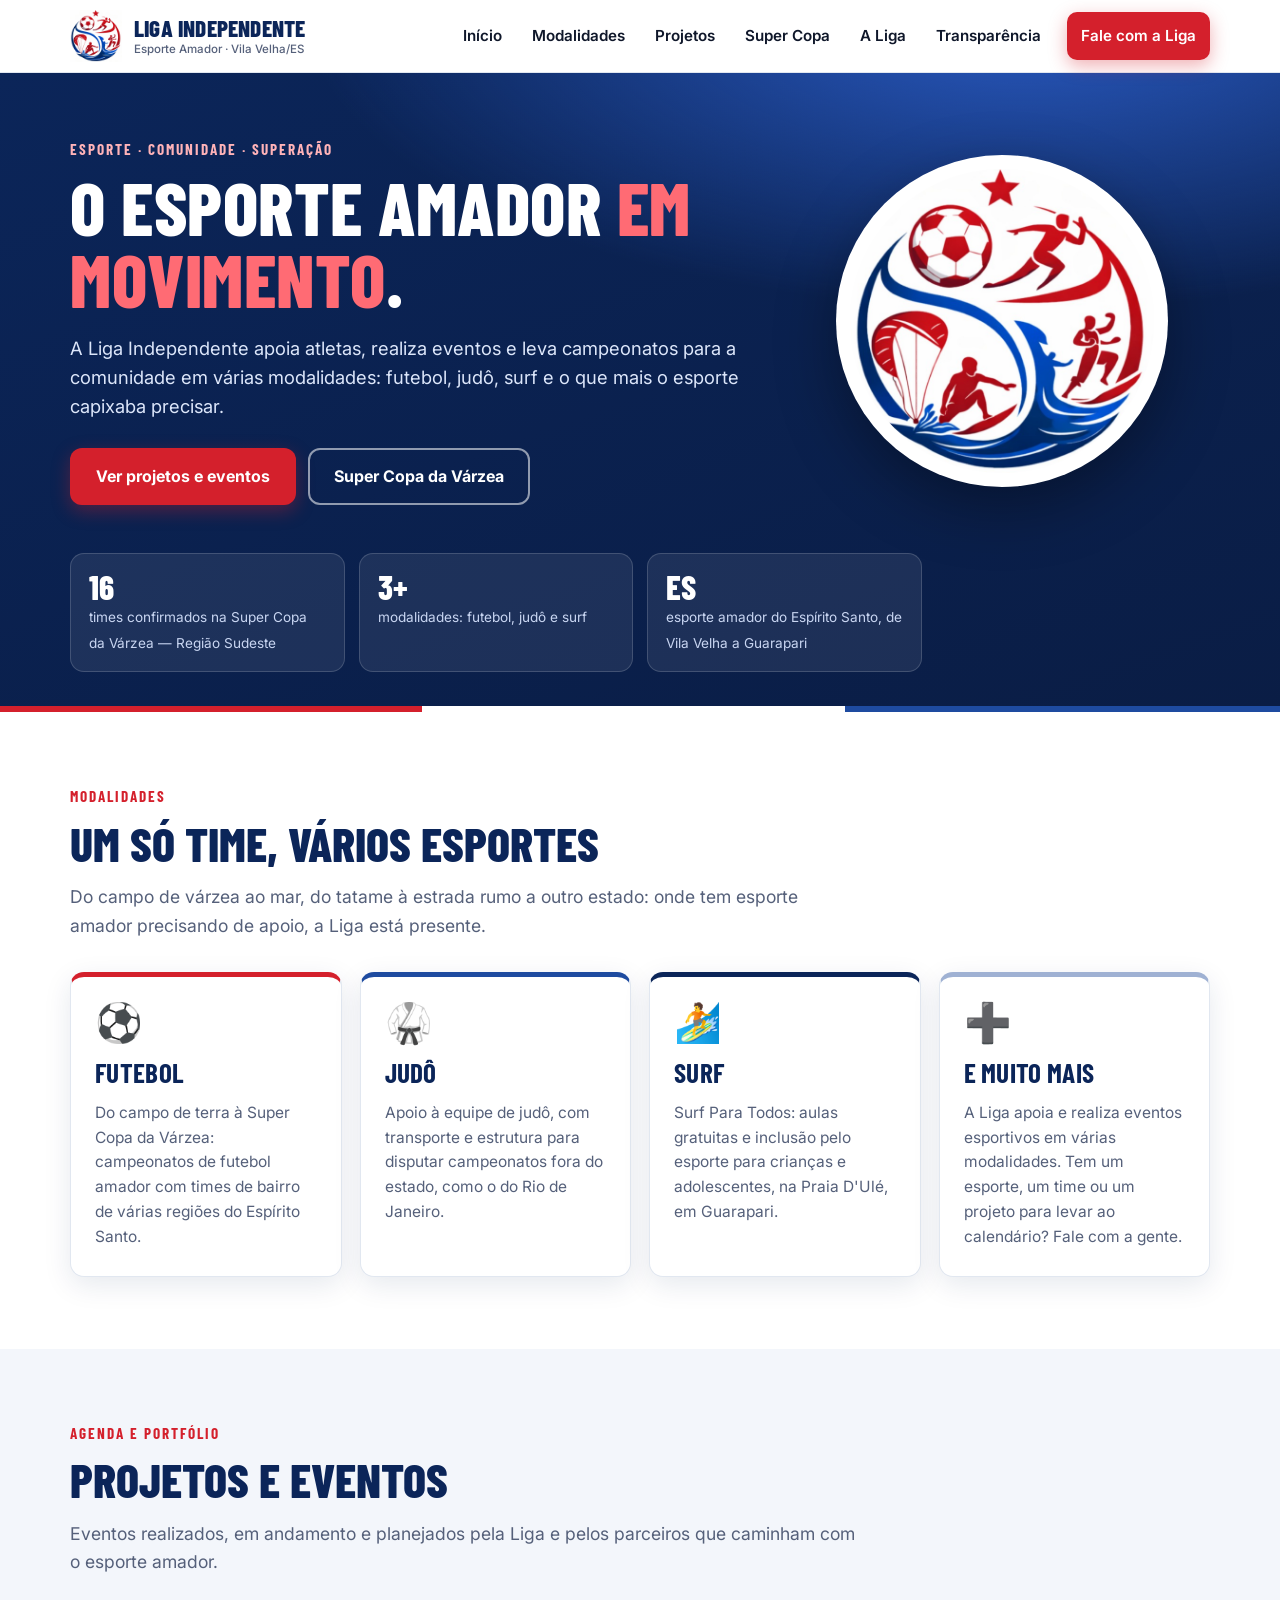
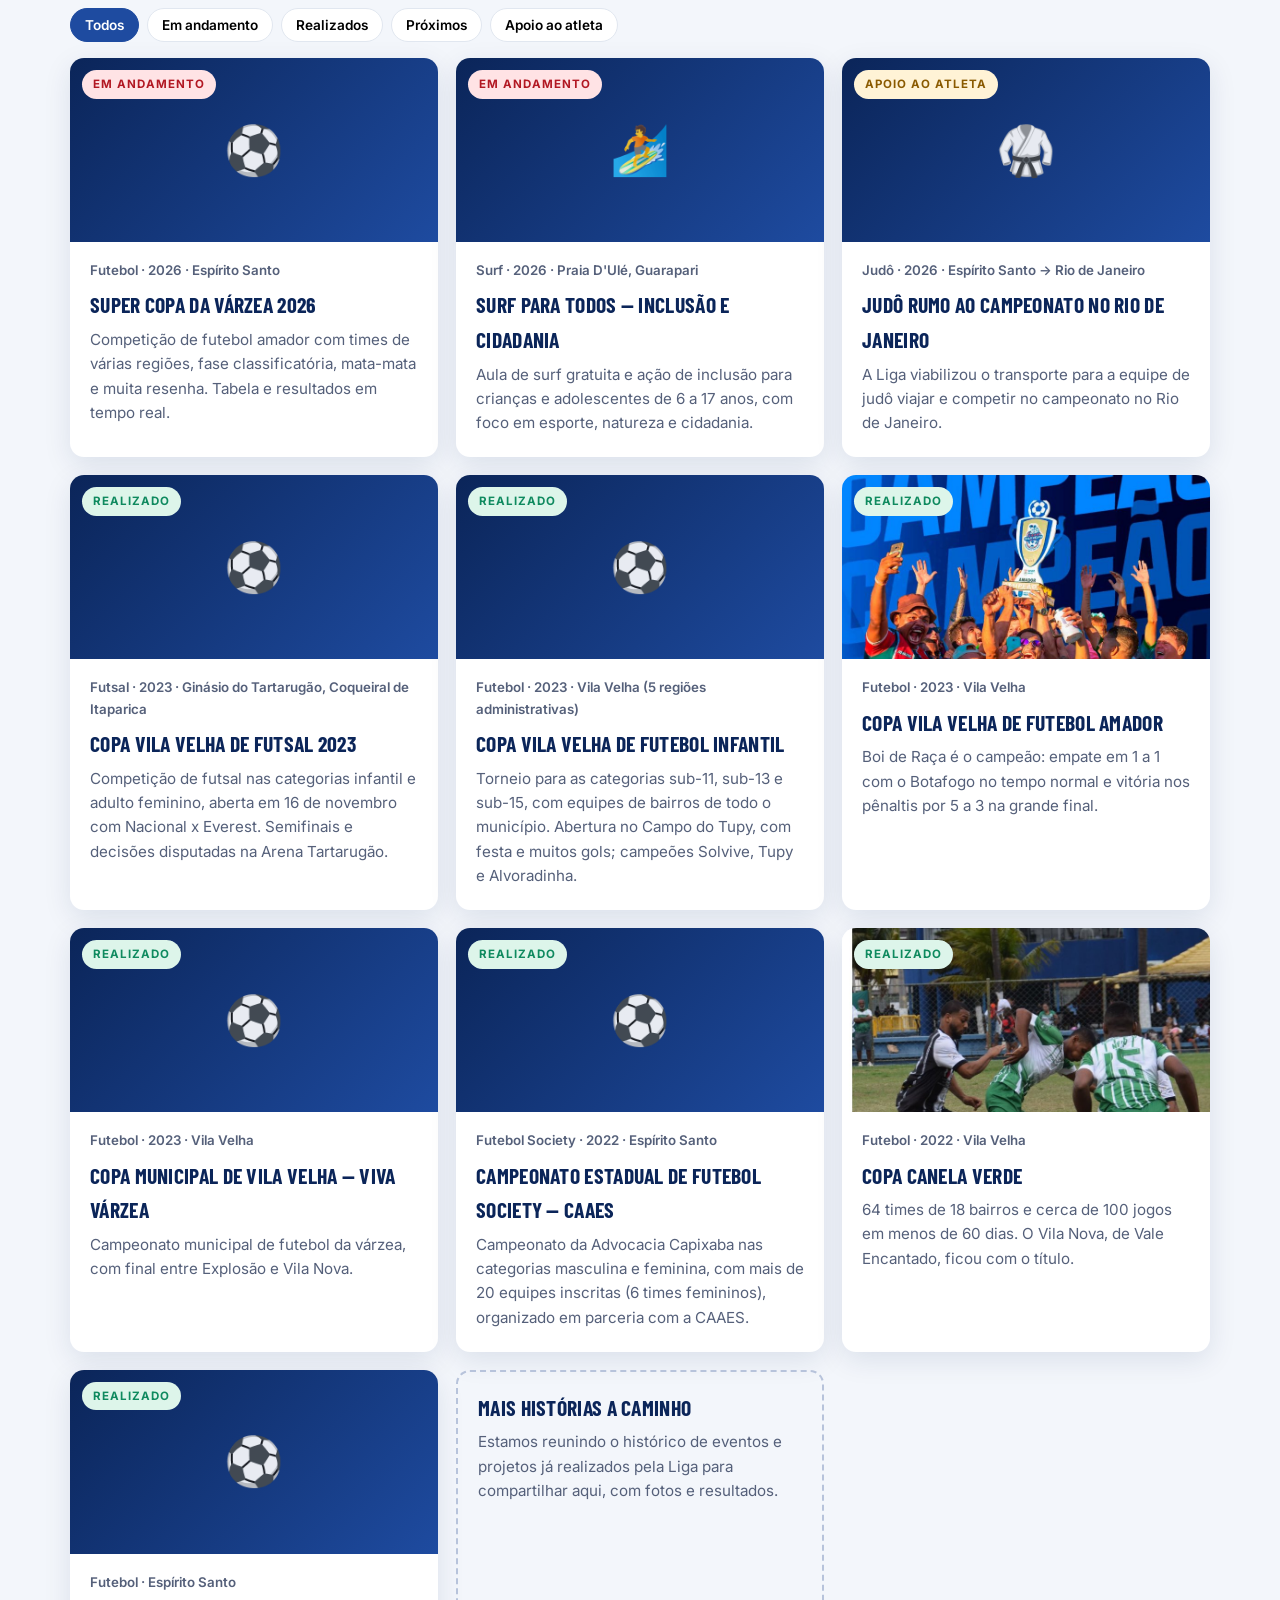
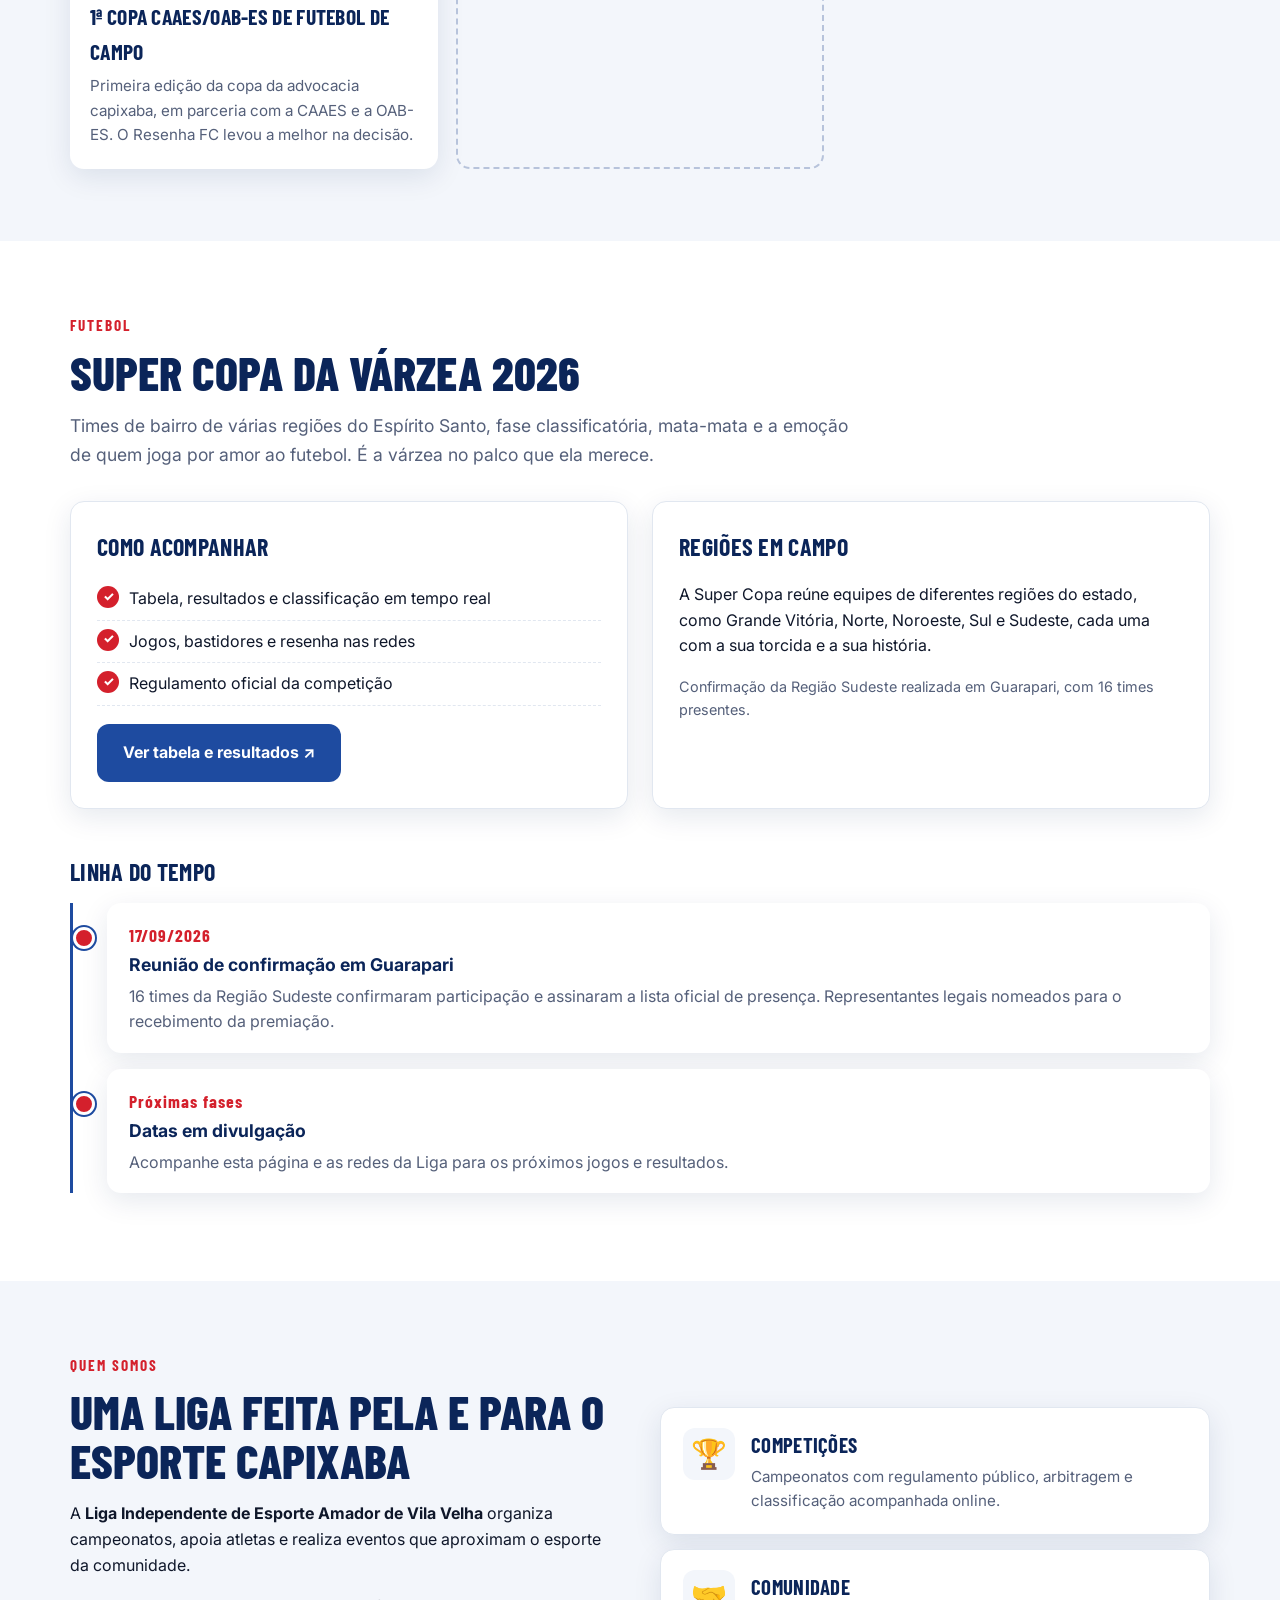
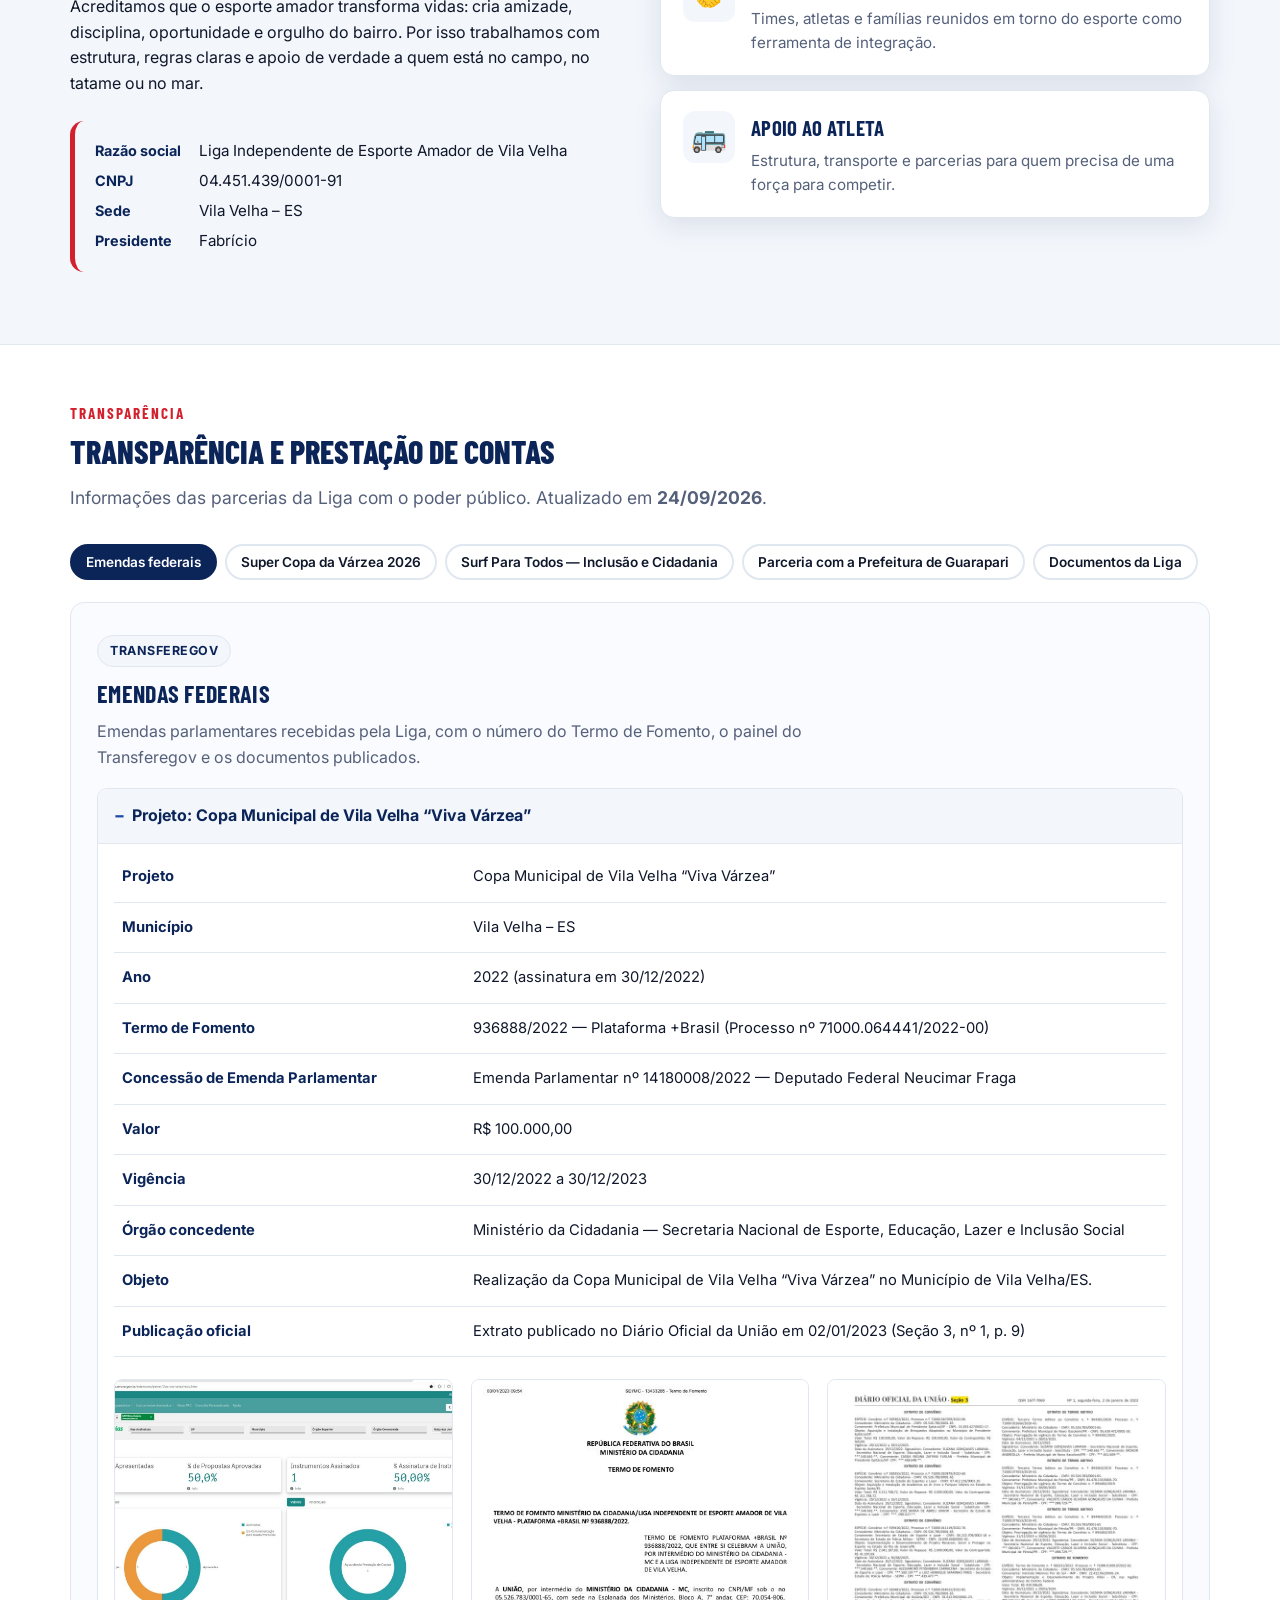
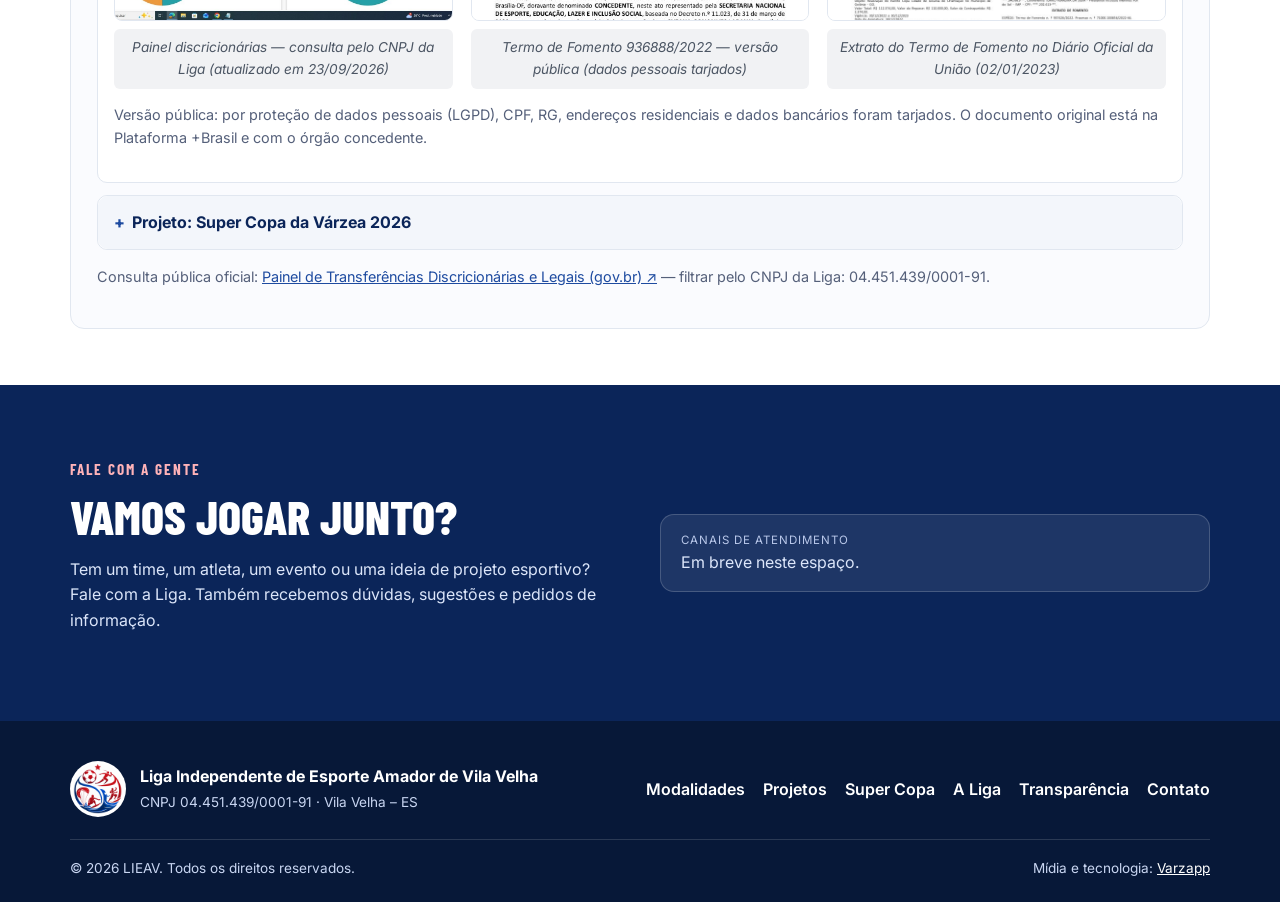
<file: index.html>
<!doctype html>
<html lang="pt-BR">
<head>
<meta charset="utf-8">
<meta name="viewport" content="width=device-width, initial-scale=1">
<title>Liga Independente de Esporte Amador de Vila Velha — Futebol, Judô, Surf e mais</title>
<meta name="description" content="Site oficial da Liga Independente de Esporte Amador de Vila Velha (LIEAV): eventos, campeonatos e projetos esportivos em várias modalidades, como a Super Copa da Várzea, judô e surf.">
<link rel="canonical" href="https://ligav.com.br/">
<meta name="theme-color" content="#0B2559">
<link rel="icon" type="image/png" href="assets/favicon.png">
<link rel="apple-touch-icon" href="assets/apple-touch-icon.png">
<meta property="og:type" content="website">
<meta property="og:locale" content="pt_BR">
<meta property="og:site_name" content="Liga Independente — LIEAV">
<meta property="og:title" content="Liga Independente de Esporte Amador de Vila Velha">
<meta property="og:description" content="Eventos, campeonatos e projetos esportivos em várias modalidades: futebol, judô, surf e mais.">
<meta property="og:url" content="https://ligav.com.br/">
<meta property="og:image" content="https://ligav.com.br/assets/og-image.jpg">
<meta name="twitter:card" content="summary_large_image">
<link rel="preconnect" href="https://fonts.googleapis.com">
<link rel="preconnect" href="https://fonts.gstatic.com" crossorigin>
<link href="https://fonts.googleapis.com/css2?family=Barlow+Condensed:wght@600;700;800&family=Inter:wght@400;500;600;700&display=swap" rel="stylesheet">
<link rel="stylesheet" href="style.css">
<script type="application/ld+json">
{"@context":"https://schema.org","@type":"SportsOrganization","name":"Liga Independente de Esporte Amador de Vila Velha","alternateName":"LIEAV","url":"https://ligav.com.br/","logo":"https://ligav.com.br/assets/logo.png","address":{"@type":"PostalAddress","addressLocality":"Vila Velha","addressRegion":"ES","addressCountry":"BR"},"taxID":"04.451.439/0001-91"}
</script>
</head>
<body>
<a class="skip" href="#conteudo">Ir para o conteúdo</a>

<header class="top" id="top">
  <div class="wrap top__in">
    <a class="brand" href="#inicio" aria-label="Liga Independente — início">
      <img src="assets/logo-256.png" width="52" height="52" alt="Logo da Liga Independente">
      <span class="brand__txt"><strong>Liga Independente</strong><small>Esporte Amador · Vila Velha/ES</small></span>
    </a>
    <button class="burger" aria-label="Abrir menu" aria-expanded="false" aria-controls="menu"><span></span><span></span><span></span></button>
    <nav id="menu" class="menu" aria-label="Principal">
      <a href="#inicio">Início</a>
      <a href="#modalidades">Modalidades</a>
      <a href="#projetos">Projetos</a>
      <a href="#super-copa">Super Copa</a>
      <a href="#liga">A Liga</a>
      <a href="#transparencia">Transparência</a>
      <a class="btn btn--red menu__cta" href="#contato">Fale com a Liga</a>
    </nav>
  </div>
</header>

<main id="conteudo">

<!-- HERO -->
<section class="hero" id="inicio">
  <div class="wrap hero__in">
    <div class="hero__txt">
      <span class="kicker">Esporte · Comunidade · Superação</span>
      <h1>O esporte amador <em>em movimento</em>.</h1>
      <p class="lead">A Liga Independente apoia atletas, realiza eventos e leva campeonatos para a comunidade em várias modalidades: futebol, judô, surf e o que mais o esporte capixaba precisar.</p>
      <div class="hero__cta">
        <a class="btn btn--red" href="#projetos">Ver projetos e eventos</a>
        <a class="btn btn--ghost" href="#super-copa">Super Copa da Várzea</a>
      </div>
    </div>
    <div class="hero__logo"><img src="assets/logo.png" alt="" width="380" height="380"></div>
  </div>
  <div class="wrap">
    <ul class="stats" id="stats" aria-label="Destaques da Liga"></ul>
  </div>
</section>

<!-- MODALIDADES -->
<section class="sec" id="modalidades">
  <div class="wrap">
    <span class="kicker kicker--dark">Modalidades</span>
    <h2>Um só time, vários esportes</h2>
    <p class="sec__lead">Do campo de várzea ao mar, do tatame à estrada rumo a outro estado: onde tem esporte amador precisando de apoio, a Liga está presente.</p>
    <div class="modgrid" id="mod-grid"></div>
  </div>
</section>

<!-- PROJETOS -->
<section class="sec sec--alt" id="projetos">
  <div class="wrap">
    <span class="kicker kicker--dark">Agenda e portfólio</span>
    <h2>Projetos e eventos</h2>
    <p class="sec__lead">Eventos realizados, em andamento e planejados pela Liga e pelos parceiros que caminham com o esporte amador.</p>
    <div class="filters" id="proj-filters" role="group" aria-label="Filtrar projetos"></div>
    <div class="projgrid" id="proj-grid"></div>
  </div>
</section>

<!-- SUPER COPA -->
<section class="sec" id="super-copa">
  <div class="wrap">
    <span class="kicker kicker--dark">Futebol</span>
    <h2>Super Copa da Várzea 2026</h2>
    <p class="sec__lead">Times de bairro de várias regiões do Espírito Santo, fase classificatória, mata-mata e a emoção de quem joga por amor ao futebol. É a várzea no palco que ela merece.</p>

    <div class="grid2 grid2--top">
      <div class="panel">
        <h3>Como acompanhar</h3>
        <ul class="ticks">
          <li>Tabela, resultados e classificação em tempo real</li>
          <li>Jogos, bastidores e resenha nas redes</li>
          <li>Regulamento oficial da competição</li>
        </ul>
        <a class="btn btn--blue" id="btn-tabelas" href="https://varzapp.com" target="_blank" rel="noopener">Ver tabela e resultados ↗</a>
      </div>
      <div class="panel">
        <h3>Regiões em campo</h3>
        <p>A Super Copa reúne equipes de diferentes regiões do estado, como Grande Vitória, Norte, Noroeste, Sul e Sudeste, cada uma com a sua torcida e a sua história.</p>
        <p class="note">Confirmação da Região Sudeste realizada em Guarapari, com 16 times presentes.</p>
      </div>
    </div>

    <h3 class="sub">Linha do tempo</h3>
    <ol class="timeline" id="timeline"></ol>
  </div>
</section>

<!-- A LIGA -->
<section class="sec sec--alt" id="liga">
  <div class="wrap grid2">
    <div>
      <span class="kicker kicker--dark">Quem somos</span>
      <h2>Uma liga feita pela e para o esporte capixaba</h2>
      <p>A <strong>Liga Independente de Esporte Amador de Vila Velha</strong> organiza campeonatos, apoia atletas e realiza eventos que aproximam o esporte da comunidade.</p>
      <p>Acreditamos que o esporte amador transforma vidas: cria amizade, disciplina, oportunidade e orgulho do bairro. Por isso trabalhamos com estrutura, regras claras e apoio de verdade a quem está no campo, no tatame ou no mar.</p>
      <dl class="facts" id="facts"></dl>
    </div>
    <div class="cards3">
      <article class="card"><div class="ico" aria-hidden="true">🏆</div><h3>Competições</h3><p>Campeonatos com regulamento público, arbitragem e classificação acompanhada online.</p></article>
      <article class="card"><div class="ico" aria-hidden="true">🤝</div><h3>Comunidade</h3><p>Times, atletas e famílias reunidos em torno do esporte como ferramenta de integração.</p></article>
      <article class="card"><div class="ico" aria-hidden="true">🚌</div><h3>Apoio ao atleta</h3><p>Estrutura, transporte e parcerias para quem precisa de uma força para competir.</p></article>
    </div>
  </div>
</section>

<!-- TRANSPARÊNCIA (discreta) -->
<section class="sec sec--transp" id="transparencia">
  <div class="wrap">
    <span class="kicker kicker--dark">Transparência</span>
    <h2 class="h2--sm">Transparência e prestação de contas</h2>
    <p class="sec__lead">Informações das parcerias da Liga com o poder público. Atualizado em <strong id="atualizado"></strong>.</p>

    <nav class="tabs tabs--sm" id="pills" role="tablist" aria-label="Escolha a parceria"></nav>
    <div id="parceria" role="tabpanel"></div>
  </div>
</section>

<!-- CONTATO -->
<section class="sec sec--navy" id="contato">
  <div class="wrap grid2">
    <div>
      <span class="kicker">Fale com a gente</span>
      <h2>Vamos jogar junto?</h2>
      <p>Tem um time, um atleta, um evento ou uma ideia de projeto esportivo? Fale com a Liga. Também recebemos dúvidas, sugestões e pedidos de informação.</p>
    </div>
    <div class="contact" id="contact"></div>
  </div>
</section>
</main>

<footer class="foot">
  <div class="wrap foot__in">
    <div class="foot__brand">
      <img src="assets/logo-256.png" width="56" height="56" alt="">
      <div>
        <strong>Liga Independente de Esporte Amador de Vila Velha</strong>
        <span>CNPJ 04.451.439/0001-91 · Vila Velha – ES</span>
      </div>
    </div>
    <div class="foot__links">
      <a href="#modalidades">Modalidades</a><a href="#projetos">Projetos</a><a href="#super-copa">Super Copa</a><a href="#liga">A Liga</a><a href="#transparencia">Transparência</a><a href="#contato">Contato</a>
    </div>
  </div>
  <div class="wrap foot__copy">
    <span>© 2026 LIEAV. Todos os direitos reservados.</span>
    <span>Mídia e tecnologia: <a href="https://varzapp.com" target="_blank" rel="noopener">Varzapp</a></span>
  </div>
</footer>

<script src="data.js"></script>
<script src="app.js"></script>
</body>
</html>
</file>
<file: style.css>
:root{
  --navy:#0B2559; --blue:#1E4BA0; --red:#D4202C; --red-d:#B21823;
  --ink:#0F172A; --muted:#55607A; --bg:#FFFFFF; --alt:#F3F6FB; --line:#E1E7F0;
  --ok:#0F8A5F; --warn:#B45309;
  --r:14px; --shadow:0 8px 28px rgba(11,37,89,.10);
  --f-head:'Barlow Condensed','Arial Narrow',Arial,sans-serif;
  --f-body:'Inter',system-ui,-apple-system,'Segoe UI',Roboto,Arial,sans-serif;
}
*{box-sizing:border-box}
html{scroll-behavior:smooth;scroll-padding-top:84px}
body{margin:0;font-family:var(--f-body);color:var(--ink);background:var(--bg);line-height:1.6;-webkit-font-smoothing:antialiased}
img{max-width:100%;height:auto}
a{color:var(--blue)}
.wrap{width:min(1140px,100% - 32px);margin-inline:auto}
.skip{position:absolute;left:-999px;top:8px;background:var(--navy);color:#fff;padding:8px 14px;border-radius:8px;z-index:100}
.skip:focus{left:8px}

/* header */
.top{position:sticky;top:0;z-index:50;background:rgba(255,255,255,.96);backdrop-filter:blur(8px);border-bottom:1px solid var(--line)}
.top__in{display:flex;align-items:center;justify-content:space-between;gap:16px;min-height:72px}
.brand{display:flex;align-items:center;gap:12px;text-decoration:none;color:var(--ink)}
.brand__txt{display:flex;flex-direction:column;line-height:1.1}
.brand__txt strong{font-family:var(--f-head);font-size:1.45rem;font-weight:800;letter-spacing:.2px;color:var(--navy);text-transform:uppercase}
.brand__txt small{font-size:.72rem;color:var(--muted);font-weight:500;margin-top:2px}
.menu{display:flex;align-items:center;gap:6px}
.menu a{text-decoration:none;color:var(--ink);font-weight:600;font-size:.95rem;padding:10px 12px;border-radius:10px}
.menu a:hover{background:var(--alt);color:var(--blue)}
.menu .menu__cta{margin-left:8px;color:#fff}
.menu .menu__cta:hover{background:var(--red-d);color:#fff}
.burger{display:none;background:none;border:0;padding:10px;cursor:pointer;border-radius:10px}
.burger span{display:block;width:24px;height:3px;background:var(--navy);margin:5px 0;border-radius:2px;transition:.2s}
.burger[aria-expanded=true] span:nth-child(1){transform:translateY(8px) rotate(45deg)}
.burger[aria-expanded=true] span:nth-child(2){opacity:0}
.burger[aria-expanded=true] span:nth-child(3){transform:translateY(-8px) rotate(-45deg)}

/* buttons */
.btn{display:inline-flex;align-items:center;justify-content:center;gap:8px;font-family:var(--f-body);font-weight:700;font-size:1rem;padding:14px 24px;border-radius:12px;border:2px solid transparent;text-decoration:none;cursor:pointer;transition:transform .15s,background .15s,box-shadow .15s}
.btn:hover{transform:translateY(-1px)}
.btn--red{background:var(--red);color:#fff;box-shadow:0 6px 18px rgba(212,32,44,.35)}
.btn--red:hover{background:var(--red-d)}
.btn--blue{background:var(--blue);color:#fff}
.btn--blue:hover{background:var(--navy)}
.btn--ghost{background:transparent;color:#fff;border-color:rgba(255,255,255,.55)}
.btn--ghost:hover{background:rgba(255,255,255,.12)}
.btn--wa{background:#1FA855;color:#fff}

/* hero */
.hero{background:radial-gradient(1200px 500px at 80% -10%,#2A5BC4 0%,transparent 60%),linear-gradient(160deg,var(--navy) 0%,#0A1D45 100%);color:#fff;padding:64px 0 0;position:relative;overflow:hidden}
.hero::after{content:"";position:absolute;left:0;right:0;bottom:0;height:6px;background:linear-gradient(90deg,var(--red),var(--red) 33%,#fff 33%,#fff 66%,var(--blue) 66%)}
.hero__in{display:grid;grid-template-columns:1.25fr .75fr;gap:32px;align-items:center}
.kicker{display:inline-block;font-family:var(--f-head);font-weight:700;letter-spacing:2px;text-transform:uppercase;font-size:.95rem;color:#FFB3B8;margin-bottom:10px}
.kicker--dark{color:var(--red)}
.hero h1{font-family:var(--f-head);font-weight:800;font-size:clamp(2.6rem,6vw,4.6rem);line-height:.98;text-transform:uppercase;margin:0 0 18px;letter-spacing:.5px}
.hero h1 em{font-style:normal;color:#FF6B74}
.lead{font-size:1.15rem;max-width:56ch;color:#DCE6FA;margin:0 0 26px}
.hero__cta{display:flex;flex-wrap:wrap;gap:12px}
.hero__logo{display:flex;justify-content:center}
.hero__logo img{width:min(340px,80%);background:#fff;border-radius:50%;padding:14px;box-shadow:0 20px 60px rgba(0,0,0,.35)}
.stats{list-style:none;display:grid;grid-template-columns:repeat(4,1fr);gap:14px;margin:48px 0 0;padding:0 0 40px}
.stats li{background:rgba(255,255,255,.08);border:1px solid rgba(255,255,255,.16);border-radius:var(--r);padding:16px 18px}
.stats b{display:block;font-family:var(--f-head);font-size:2.1rem;line-height:1;font-weight:800}
.stats span{font-size:.85rem;color:#C9D6F2}

/* sections */
.sec{padding:72px 0}
.sec--alt{background:var(--alt)}
.sec--navy{background:var(--navy);color:#fff}
.sec--navy p{color:#DCE6FA}
h2{font-family:var(--f-head);font-size:clamp(2rem,4.2vw,3rem);line-height:1.02;text-transform:uppercase;font-weight:800;color:var(--navy);margin:0 0 16px}
.sec--navy h2{color:#fff}
h3{font-family:var(--f-head);font-size:1.5rem;text-transform:uppercase;font-weight:700;color:var(--navy);margin:0 0 12px;letter-spacing:.3px}
h4{font-size:.95rem;margin:18px 0 6px;color:var(--navy)}
.sec__lead{font-size:1.1rem;color:var(--muted);max-width:72ch;margin:0 0 32px}
.sub{margin-top:44px}
.grid2{display:grid;grid-template-columns:1fr 1fr;gap:40px;align-items:center}
.grid2--top{align-items:stretch;gap:24px}
.cards3{display:grid;gap:14px}
.card{background:#fff;border:1px solid var(--line);border-radius:var(--r);padding:20px 22px;box-shadow:var(--shadow);display:grid;grid-template-columns:auto 1fr;column-gap:16px}
.card .ico{grid-row:span 2;font-size:1.8rem;width:52px;height:52px;border-radius:12px;background:var(--alt);display:grid;place-items:center}
.card h3{margin:0 0 4px;font-size:1.3rem}
.card p{margin:0;color:var(--muted);font-size:.95rem}
.facts{display:grid;grid-template-columns:auto 1fr;gap:6px 18px;margin:24px 0 0;padding:18px 20px;background:var(--alt);border-radius:var(--r);border-left:5px solid var(--red)}
.facts dt{font-weight:700;color:var(--navy);font-size:.9rem}
.facts dd{margin:0;font-size:.95rem}

/* panels & tables */
.panel{background:#fff;border:1px solid var(--line);border-radius:var(--r);padding:26px;box-shadow:var(--shadow)}
.sec--alt .panel{border-color:transparent}
.tbl{width:100%;border-collapse:collapse;margin:6px 0 10px}
.tbl th,.tbl td{padding:11px 8px;border-bottom:1px solid var(--line);text-align:left}
.tbl th{font-size:.78rem;text-transform:uppercase;letter-spacing:1px;color:var(--muted)}
.tbl .r{text-align:right;font-variant-numeric:tabular-nums}
.tbl tfoot td{font-weight:800;color:var(--navy);border-bottom:0}
.note{font-size:.9rem;color:var(--muted)}
.ticks{list-style:none;margin:0 0 18px;padding:0}
.ticks li{position:relative;padding:8px 0 8px 32px;border-bottom:1px dashed var(--line)}
.ticks li::before{content:"✓";position:absolute;left:0;top:8px;width:22px;height:22px;border-radius:50%;background:var(--red);color:#fff;font-size:.8rem;display:grid;place-items:center;font-weight:800}

/* timeline */
.timeline{list-style:none;margin:0;padding:0 0 0 22px;border-left:3px solid var(--blue)}
.timeline li{position:relative;background:#fff;border-radius:var(--r);padding:18px 22px;margin:0 0 16px 12px;box-shadow:var(--shadow)}
.timeline li::before{content:"";position:absolute;left:-12px;margin-left:-22px;top:24px;width:16px;height:16px;border-radius:50%;background:var(--red);border:3px solid #fff;box-shadow:0 0 0 2px var(--blue)}
.timeline time{font-family:var(--f-head);font-weight:700;color:var(--red);font-size:1.1rem;letter-spacing:1px}
.timeline h4{margin:2px 0 4px;font-size:1.1rem}
.timeline p{margin:0;color:var(--muted)}

/* tabs */
.tabs{display:flex;gap:8px;flex-wrap:wrap;margin-bottom:22px}
.tabs button{font:600 .95rem var(--f-body);padding:11px 18px;border-radius:999px;border:2px solid var(--line);background:#fff;color:var(--ink);cursor:pointer}
.tabs button[aria-selected=true]{background:var(--navy);border-color:var(--navy);color:#fff}
.tabs button:hover:not([aria-selected=true]){border-color:var(--blue);color:var(--blue)}
.tabpanel[hidden]{display:none}

/* money */
.money{display:grid;grid-template-columns:repeat(3,1fr);gap:14px;margin-bottom:22px}
.money .m{background:linear-gradient(160deg,var(--navy),#123273);color:#fff;border-radius:var(--r);padding:22px}
.money .m small{display:block;text-transform:uppercase;letter-spacing:1px;font-size:.75rem;color:#B9C8EA;font-weight:600}
.money .m b{font-family:var(--f-head);font-size:2.3rem;line-height:1.1;font-weight:800}
.money .m--pend b{font-size:1.4rem;color:#FFD4D7}
.money .bar{height:8px;background:rgba(255,255,255,.18);border-radius:8px;margin-top:10px;overflow:hidden}
.money .bar i{display:block;height:100%;background:#FF6B74;border-radius:8px}
.ficha{display:grid;grid-template-columns:minmax(180px,1fr) 2fr;margin:0}
.ficha dt,.ficha dd{padding:13px 8px;border-bottom:1px solid var(--line);margin:0}
.ficha dt{font-weight:700;color:var(--navy);font-size:.92rem}
.pend{display:inline-block;font-size:.8rem;font-weight:700;background:#FFF3E0;color:var(--warn);padding:3px 10px;border-radius:999px}

/* docs */
.filters{display:flex;flex-wrap:wrap;gap:8px;margin-bottom:16px}
.filters button{font:600 .85rem var(--f-body);padding:8px 14px;border-radius:999px;border:1.5px solid var(--line);background:#fff;cursor:pointer}
.filters button[aria-pressed=true]{background:var(--blue);color:#fff;border-color:var(--blue)}
.docs{list-style:none;margin:0;padding:0;display:grid;gap:10px}
.doc{display:flex;align-items:center;gap:14px;background:#fff;border:1px solid var(--line);border-radius:12px;padding:14px 16px}
.doc__ico{flex:none;width:44px;height:52px;border-radius:8px;background:#FDECEE;color:var(--red);font-weight:800;font-size:.78rem;display:grid;place-items:center;border:1px solid #F7C8CC}
.doc--off .doc__ico{background:var(--alt);color:var(--muted);border-color:var(--line)}
.doc__t{flex:1;min-width:0}
.doc__t strong{display:block;font-size:.98rem;line-height:1.3}
.doc__t small{color:var(--muted)}
.doc a.btn{padding:9px 16px;font-size:.88rem}
.empty{color:var(--muted);padding:20px}

/* contact */
.contact{display:grid;gap:12px}
.contact .ci{background:rgba(255,255,255,.08);border:1px solid rgba(255,255,255,.18);border-radius:var(--r);padding:16px 20px;color:#fff;text-decoration:none;display:block}
.contact .ci small{display:block;color:#B9C8EA;text-transform:uppercase;letter-spacing:1px;font-size:.72rem}
.contact a.ci:hover{background:rgba(255,255,255,.16)}
.contact .soon{color:#DCE6FA}

/* footer */
.foot{background:#071838;color:#C9D6F2;padding:40px 0 22px}
.foot a{color:#fff}
.foot__in{display:flex;flex-wrap:wrap;justify-content:space-between;gap:24px;align-items:center;padding-bottom:22px;border-bottom:1px solid rgba(255,255,255,.14)}
.foot__brand{display:flex;gap:14px;align-items:center}
.foot__brand img{background:#fff;border-radius:50%;padding:3px}
.foot__brand strong{display:block;color:#fff}
.foot__brand span{font-size:.85rem}
.foot__links{display:flex;gap:18px;flex-wrap:wrap}
.foot__links a{text-decoration:none;font-weight:600}
.foot__copy{display:flex;flex-wrap:wrap;justify-content:space-between;gap:8px;padding-top:18px;font-size:.85rem}

/* responsive */
@media (max-width:900px){
  .hero__in,.grid2{grid-template-columns:1fr}
  .hero__logo{order:-1}
  .hero__logo img{width:170px}
  .stats{grid-template-columns:1fr 1fr}
  .money{grid-template-columns:1fr}
  .ficha{grid-template-columns:1fr}
  .ficha dt{border-bottom:0;padding-bottom:0}
  .burger{display:block}
  .menu{position:absolute;left:0;right:0;top:100%;background:#fff;border-bottom:1px solid var(--line);flex-direction:column;align-items:stretch;padding:10px 16px 18px;display:none;box-shadow:var(--shadow)}
  .menu.open{display:flex}
  .menu .menu__cta{margin:8px 0 0;text-align:center}
  .sec{padding:52px 0}
  .brand__txt strong{font-size:1.2rem}
}
@media (max-width:520px){
  .stats b{font-size:1.6rem}
  .brand__txt small{display:none}
  .doc{flex-wrap:wrap}
  .doc a.btn,.doc .pend{margin-left:58px}
  .hero{padding-top:36px}
}
@media (prefers-reduced-motion:reduce){html{scroll-behavior:auto}*{transition:none!important}}
:focus-visible{outline:3px solid #FFB020;outline-offset:2px}
@media print{.top,.hero__cta,.tabs,.burger{display:none}.tabpanel[hidden]{display:block}}

/* projetos */
.projgrid{display:grid;grid-template-columns:repeat(auto-fill,minmax(290px,1fr));gap:18px}
.proj{background:#fff;border-radius:var(--r);box-shadow:var(--shadow);overflow:hidden;display:flex;flex-direction:column}
.proj__img{position:relative;aspect-ratio:16/8;background:linear-gradient(135deg,var(--navy),var(--blue));display:grid;place-items:center;overflow:hidden}
.proj__img img{width:100%;height:100%;object-fit:cover}
.proj__ph{font-size:3rem;opacity:.9}
.badge{position:absolute;left:12px;top:12px;font-size:.72rem;font-weight:700;text-transform:uppercase;letter-spacing:1px;padding:5px 11px;border-radius:999px;background:#fff;color:var(--navy)}
.badge--andamento{background:#FFE3E5;color:var(--red-d)}
.badge--realizado{background:#DDF5EA;color:var(--ok)}
.badge--futuro{background:#E3ECFF;color:var(--blue)}
.proj__body{padding:18px 20px 22px;display:flex;flex-direction:column;gap:6px;flex:1}
.proj__body small{color:var(--muted);font-weight:600}
.proj__body h3{margin:0;font-size:1.35rem}
.proj__body p{margin:0;color:var(--muted);font-size:.95rem}
.proj__btn{margin-top:auto;align-self:flex-start;padding:10px 18px;font-size:.9rem}
.proj--soon{background:transparent;border:2px dashed #B7C3DB;box-shadow:none;justify-content:center}

/* transparência por parceria */
.phead{margin:6px 0 18px}
.ptag{display:inline-block;background:var(--red);color:#fff;font-weight:700;font-size:.78rem;letter-spacing:.5px;text-transform:uppercase;padding:5px 12px;border-radius:999px;margin-bottom:8px}
.phead h3{font-size:2rem;margin:0 0 6px}
.phead p{margin:0;color:var(--muted);max-width:75ch}
.blk{margin-top:18px}
.alertbox{background:#FFF8E6;border:1px solid #F2D58A;color:#6B4A00;border-radius:12px;padding:14px 18px;margin:0 0 6px;font-size:.93rem}
#transparencia .docs .doc{background:#fff}

/* modalidades */
.modgrid{display:grid;grid-template-columns:repeat(auto-fit,minmax(240px,1fr));gap:18px}
.mod{background:#fff;border:1px solid var(--line);border-radius:var(--r);padding:26px 24px;box-shadow:var(--shadow);border-top:5px solid var(--red)}
.mod:nth-child(2){border-top-color:var(--blue)}
.mod:nth-child(3){border-top-color:var(--navy)}
.mod:nth-child(4){border-top-color:#9FB1D3}
.mod__ico{font-size:2.4rem;line-height:1;margin-bottom:10px}
.mod h3{font-size:1.7rem;margin-bottom:6px}
.mod p{margin:0;color:var(--muted);font-size:.97rem}
.badge--apoio{background:#FFF3D6;color:#8A5A00}
.hero .lead{max-width:60ch}

/* transparência discreta */
.sec--transp{background:#fff;border-top:1px solid var(--line);padding:56px 0}
.h2--sm{font-size:clamp(1.5rem,3vw,2rem);color:var(--navy)}
.tabs--sm button{font-size:.85rem;padding:8px 14px}
.panel--flat{box-shadow:none;border:1px solid var(--line);background:#FAFBFE}
.sec--transp .phead h3{font-size:1.5rem}
.sec--transp .ptag{background:var(--alt);color:var(--navy);border:1px solid var(--line)}
.dt{border-top:1px solid var(--line);padding:4px 0}
.dt summary{cursor:pointer;font-weight:700;color:var(--navy);padding:12px 0;list-style:none}
.dt summary::before{content:"▸";display:inline-block;margin-right:8px;transition:transform .15s}
.dt[open] summary::before{transform:rotate(90deg)}
.dt>div{padding:0 0 14px}
ul.plain{margin:6px 0 12px;padding-left:20px}
.ficha dt,.ficha dd{font-size:.92rem}
.menu a{white-space:nowrap}
@media (min-width:901px) and (max-width:1120px){.menu a{padding:10px 8px;font-size:.88rem}.brand__txt small{display:none}}

/* ---- Emendas federais (formato Transferegov) ---- */
.emenda{border:1px solid var(--line);border-radius:10px;background:#fff;margin:0 0 12px}
.emenda>summary{cursor:pointer;font-weight:700;color:var(--navy);padding:14px 16px;list-style:none;background:var(--alt);border-radius:10px}
.emenda[open]>summary{border-bottom:1px solid var(--line);border-radius:10px 10px 0 0}
.emenda>summary::before{content:"+";display:inline-block;width:18px;font-weight:800;color:var(--blue)}
.emenda[open]>summary::before{content:"\2212"}
.emenda>div{padding:8px 16px 18px}
.figs{display:grid;grid-template-columns:repeat(auto-fit,minmax(200px,1fr));gap:18px;margin:22px 0 8px;align-items:start}
.fig{margin:0;text-align:center}
.fig a{display:block;border:1px solid var(--line);border-radius:8px;overflow:hidden;background:#fff}
.fig img{display:block;width:100%;height:240px;object-fit:cover;object-position:top}
.fig a:hover{border-color:var(--blue);box-shadow:0 6px 18px rgba(11,37,89,.15)}
.fig figcaption{background:#F1F2F4;font-style:italic;font-size:.85rem;color:#4b5563;padding:8px 10px;margin-top:8px;border-radius:6px}
</file>
